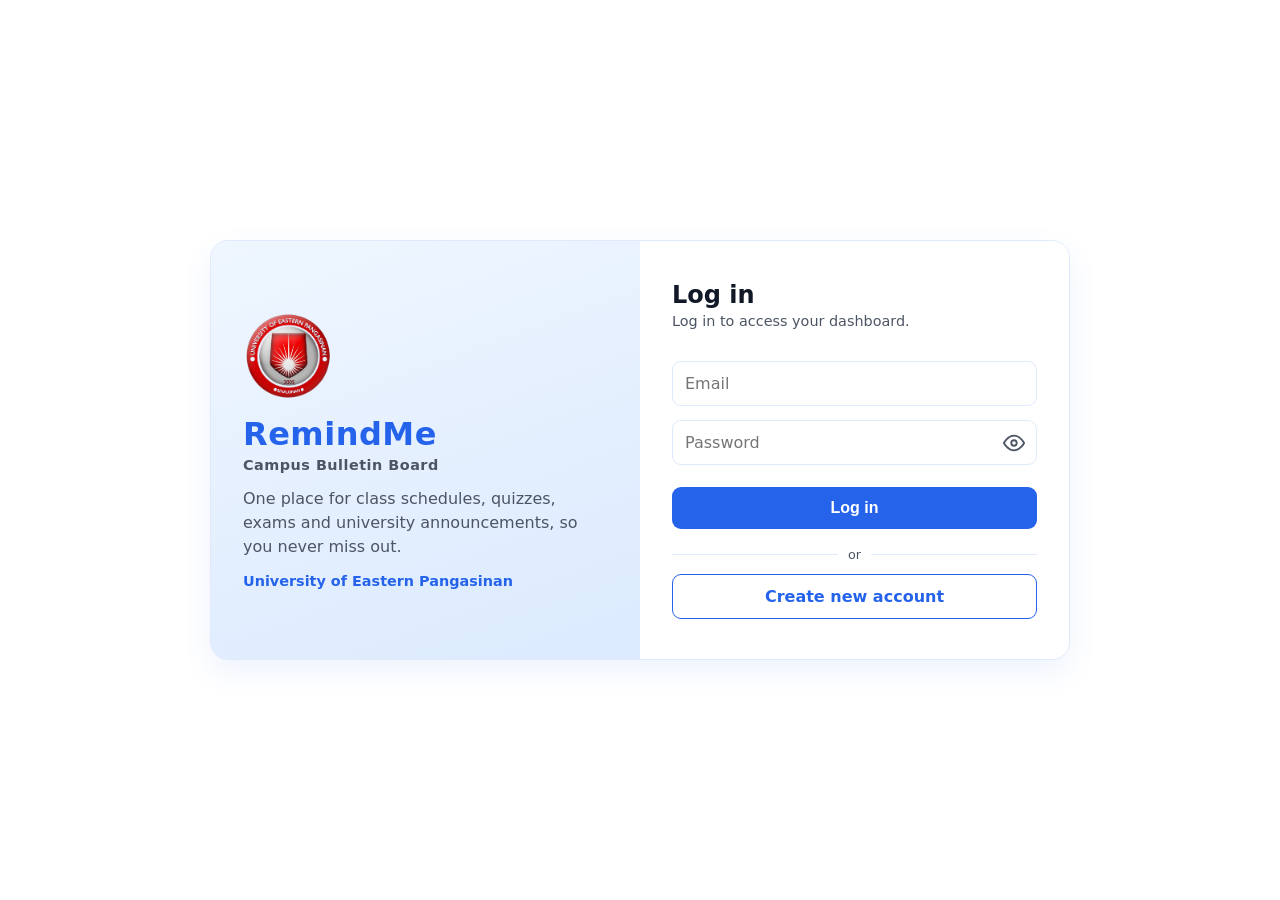
<file: remindme/index.html>
<!DOCTYPE html>
<html lang="en"><head>
<meta charset="UTF-8"><meta name="viewport" content="width=device-width, initial-scale=1">
<title>RemindMe - Campus Bulletin Board</title>
<link rel="stylesheet" href="assets/login.css">
</head><body>
<div class="wrap">
  <section class="brand">
    <img class="school-logo" src="assets/school-logo.png" alt="University of Eastern Pangasinan logo">
    <h1>RemindMe<small>Campus Bulletin Board</small></h1>
    <p>One place for class schedules, quizzes, exams and university announcements, so you never miss out.</p>
    <span class="uni">University of Eastern Pangasinan</span>
  </section>

  <form method="post" action="login.php" id="loginForm" autocomplete="off">
    <h2 id="formTitle">Log in</h2>
    <p class="hint">Log in to access your dashboard.</p>
    <div class="alert" id="error" hidden>Invalid email or password.</div>

    <input type="email" id="email" name="email" placeholder="Email" autocomplete="off" readonly required>

    <div class="pass-box">
      <input type="password" id="password" name="password" placeholder="Password" autocomplete="new-password" readonly required>
      <button type="button" class="toggle" id="togglePass" aria-label="Show password">
        <svg class="eye" viewBox="0 0 24 24" width="22" height="22" fill="none" stroke="currentColor" stroke-width="2" stroke-linecap="round" stroke-linejoin="round"><path d="M1 12s4-8 11-8 11 8 11 8-4 8-11 8-11-8-11-8z"/><circle cx="12" cy="12" r="3"/></svg>
        <svg class="eye-off" viewBox="0 0 24 24" width="22" height="22" fill="none" stroke="currentColor" stroke-width="2" stroke-linecap="round" stroke-linejoin="round" hidden><path d="M17.94 17.94A10.07 10.07 0 0 1 12 20c-7 0-11-8-11-8a18.45 18.45 0 0 1 5.06-5.94M9.9 4.24A9.12 9.12 0 0 1 12 4c7 0 11 8 11 8a18.5 18.5 0 0 1-2.16 3.19m-6.72-1.07a3 3 0 1 1-4.24-4.24"/><line x1="1" y1="1" x2="23" y2="23"/></svg>
      </button>
    </div>

    <button type="submit" class="submit">Log in</button>

    <div class="divider"><span>or</span></div>
    <a class="create" href="register.html">Create new account</a>
  </form>
</div>
<script src="assets/login.js"></script>
</body></html>
</file>
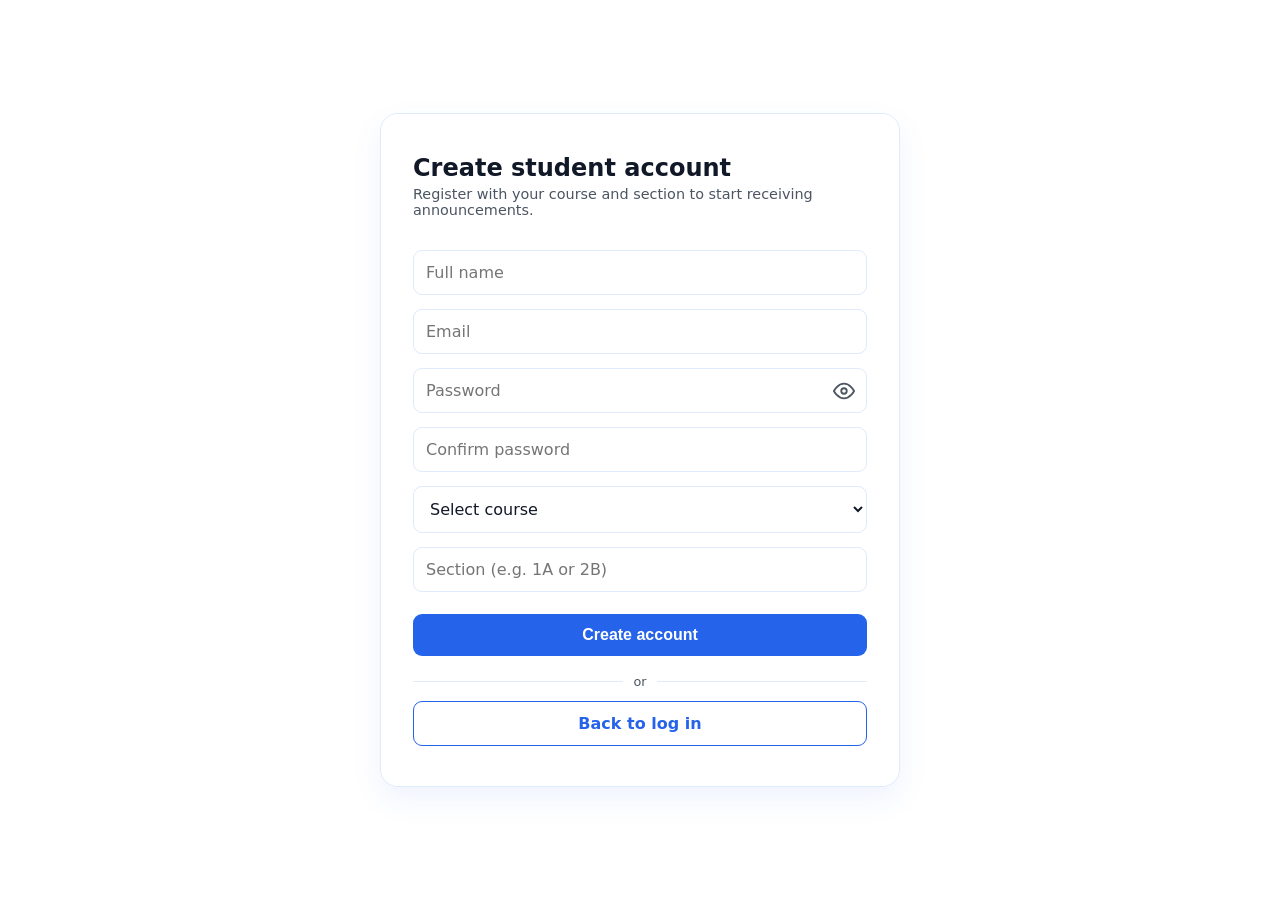
<file: remindme/register.html>
<!DOCTYPE html>
<html lang="en"><head>
<meta charset="UTF-8"><meta name="viewport" content="width=device-width, initial-scale=1">
<title>Create account - RemindMe</title>
<link rel="stylesheet" href="assets/login.css">
</head><body>
<div class="wrap" style="max-width:520px;grid-template-columns:1fr">
  <form method="post" action="register.php" autocomplete="off">
    <h2>Create student account</h2>
    <p class="hint">Register with your course and section to start receiving announcements.</p>

    <div class="alert" id="error" hidden></div>

    <input type="text" name="name" placeholder="Full name" required>
    <input type="email" name="email" placeholder="Email" required>

    <div class="pass-box">
      <input type="password" id="password" name="password" placeholder="Password" required>
      <button type="button" class="toggle" id="togglePass" aria-label="Show password">
        <svg class="eye" viewBox="0 0 24 24" width="22" height="22" fill="none" stroke="currentColor" stroke-width="2" stroke-linecap="round" stroke-linejoin="round"><path d="M1 12s4-8 11-8 11 8 11 8-4 8-11 8-11-8-11-8z"/><circle cx="12" cy="12" r="3"/></svg>
        <svg class="eye-off" viewBox="0 0 24 24" width="22" height="22" fill="none" stroke="currentColor" stroke-width="2" stroke-linecap="round" stroke-linejoin="round" hidden><path d="M17.94 17.94A10.07 10.07 0 0 1 12 20c-7 0-11-8-11-8a18.45 18.45 0 0 1 5.06-5.94M9.9 4.24A9.12 9.12 0 0 1 12 4c7 0 11 8 11 8a18.5 18.5 0 0 1-2.16 3.19m-6.72-1.07a3 3 0 1 1-4.24-4.24"/><line x1="1" y1="1" x2="23" y2="23"/></svg>
      </button>
    </div>

    <input type="password" name="confirm_password" placeholder="Confirm password" required>

    <select name="course_code" required>
      <option value="">Select course</option>
      <option value="BSIT">BSIT</option>
      <option value="BSBA">BSBA</option>
      <option value="BSHM">BSHM</option>
      <option value="BSCrim">BSCrim</option>
      <option value="BSED">BSED</option>
      <option value="BEED">BEED</option>
      <option value="CCJE">CCJE (criminal justice education)</option>
      <option value="MIDWIFERY">MIDWIFERY</option>
      <option value="BSA">BSA</option>
    </select>

    <input type="text" name="section" placeholder="Section (e.g. 1A or 2B)" required>

    <button type="submit" class="submit">Create account</button>
    <div class="divider"><span>or</span></div>
    <a class="create" href="index.html">Back to log in</a>
  </form>
</div>
<script>
const pass = document.getElementById('password');
const toggle = document.getElementById('togglePass');
const eye = toggle.querySelector('.eye');
const eyeOff = toggle.querySelector('.eye-off');

toggle.addEventListener('click', () => {
  const show = pass.type === 'password';
  pass.type = show ? 'text' : 'password';
  eye.hidden = show;
  eyeOff.hidden = !show;
  toggle.setAttribute('aria-label', show ? 'Hide password' : 'Show password');
});

const params = new URLSearchParams(window.location.search);
if (params.get('error')) {
  const box = document.getElementById('error');
  box.hidden = false;
  box.textContent = params.get('error') === 'duplicate'
    ? 'That email is already registered.'
    : 'Please complete all required fields and make sure the passwords match.';
}
</script>
</body></html>
</file>
<file: remindme/assets/login.css>
:root{
  --bg:#ffffff;
  --panel:#f8fbff;
  --line:#dfeafc;
  --text:#111827;
  --muted:#4b5563;
  --accent:#2563eb;
  --accent-soft:#dbeafe;
  --accent-strong:#1d4ed8;
  --button-text:#ffffff;
}
*{box-sizing:border-box}
body{margin:0;min-height:100vh;display:grid;place-items:center;background:var(--bg);color:var(--text);
     font-family:system-ui,Segoe UI,Arial,sans-serif;padding:16px}
.wrap{display:grid;grid-template-columns:1fr 1fr;width:min(860px,100%);background:var(--panel);
      border:1px solid var(--line);border-radius:18px;overflow:hidden;box-shadow:0 12px 30px rgba(37,99,235,.08)}

/* left side */
.brand{padding:40px 32px;background:linear-gradient(160deg,#eff6ff,#dbeafe);display:flex;flex-direction:column;justify-content:center;gap:14px}
.school-logo{width:90px;height:90px;object-fit:contain}
.brand h1{margin:0;font-size:2rem;letter-spacing:.5px;color:var(--accent)}
.brand h1 small{display:block;font-size:.9rem;font-weight:600;color:var(--muted);margin-top:4px}
.brand p{margin:0;color:var(--muted);line-height:1.5}
.uni{color:var(--accent);font-weight:700;font-size:.9rem}

/* form */
form{padding:40px 32px;background:#fff}
form h2{margin:0 0 4px;color:var(--text)}
.hint{color:var(--muted);margin:0 0 18px;font-size:.9rem}
label{display:block;margin:14px 0 5px;color:var(--muted);font-size:.85rem}
input[type=email],input[type=password],input[type=text],select{width:100%;margin-top:14px;padding:12px;border-radius:9px;
     border:1px solid var(--line);background:#fff;color:var(--text);font:inherit}
input:focus,select:focus{outline:2px solid var(--accent);border-color:transparent}
.pass-box{position:relative}
.pass-box input{margin-top:14px}
.pass-box .toggle{top:calc(50% + 7px)}
.pass-box input{padding-right:46px}
.toggle{position:absolute;right:6px;top:50%;transform:translateY(-50%);width:34px;height:34px;display:grid;place-items:center;
        padding:0;background:transparent;color:var(--muted);border:0;border-radius:8px;cursor:pointer}
.toggle:hover{color:var(--accent)}
.toggle svg[hidden]{display:none}
.submit{width:100%;margin-top:22px;padding:12px;border:0;border-radius:9px;background:var(--accent);
        color:var(--button-text);font-weight:700;font-size:1rem;cursor:pointer}
.submit:hover{background:var(--accent-strong)}
.submit:disabled{opacity:.6;cursor:wait}
.alert{background:#edf6ff;border:1px solid #bfdbfe;padding:10px 14px;border-radius:9px;margin-bottom:14px;font-size:.9rem;color:var(--text)}

@media(max-width:700px){.wrap{grid-template-columns:1fr}.brand{padding:26px}}

.divider{display:flex;align-items:center;gap:10px;margin:18px 0 6px;color:var(--muted);font-size:.8rem}
.divider::before,.divider::after{content:"";flex:1;height:1px;background:var(--line)}
.create{display:block;text-align:center;margin-top:12px;padding:12px;border:1px solid var(--accent);border-radius:9px;
        color:var(--accent);font-weight:700;text-decoration:none;background:#fff}
.create:hover{background:var(--accent-soft);color:var(--accent-strong)}
</file>
